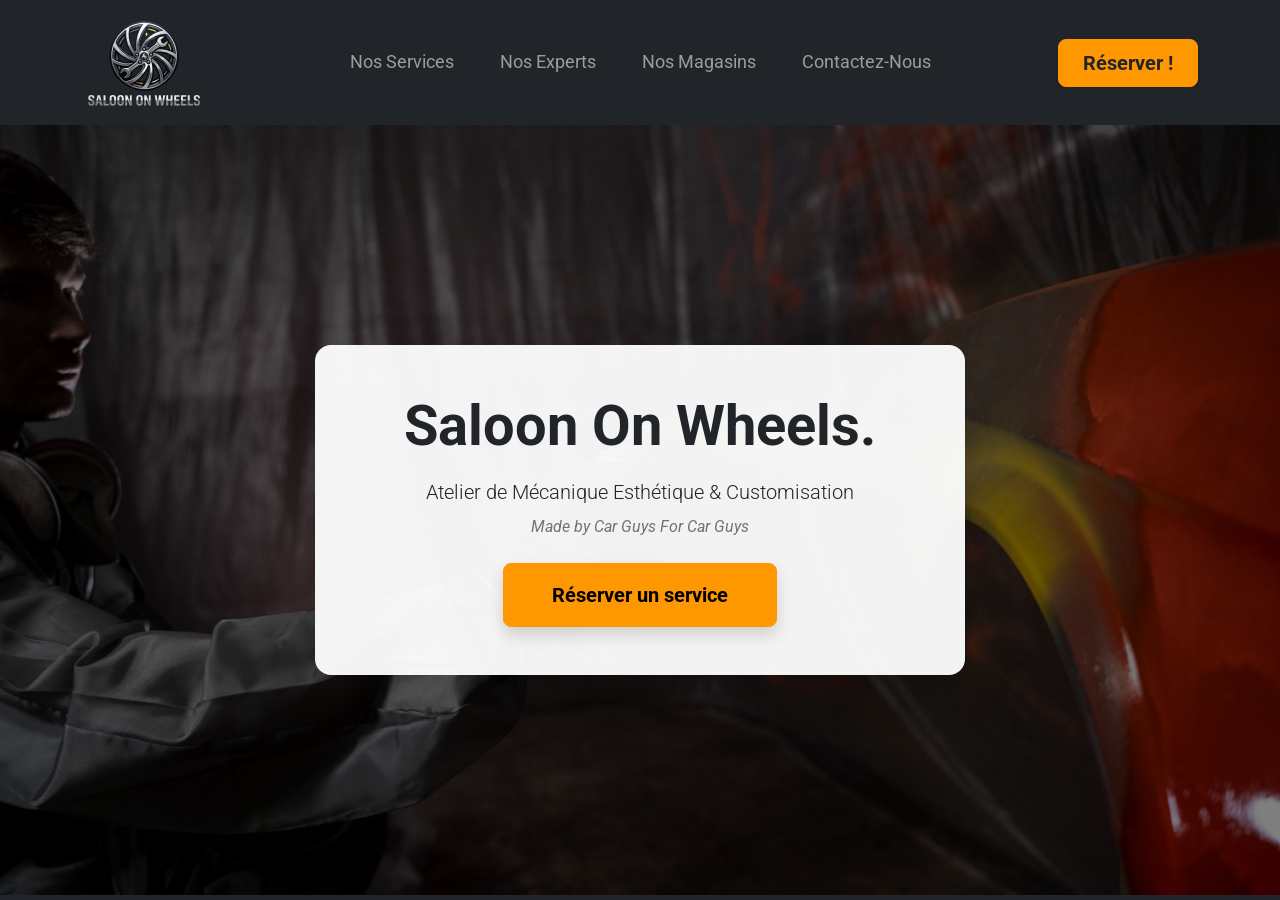
<file: index.html>
<!doctype html>
<html lang="fr">
  <head>
    <meta charset="UTF-8" />
    <meta name="viewport" content="width=device-width, initial-scale=1.0" />
    <title>Saloon On Wheels - Accueil</title>

    <link rel="icon" type="image/png" href="assets/favico.png" />

    <link
      href="https://cdn.jsdelivr.net/npm/bootstrap@5.3.0/dist/css/bootstrap.min.css"
      rel="stylesheet"
    />

    <link
      href="https://fonts.googleapis.com/css2?family=Roboto:wght@400;700&display=swap"
      rel="stylesheet"
    />

    <link rel="stylesheet" href="style.css" />
  </head>
  <body>
    <nav class="navbar navbar-expand-lg navbar-dark bg-dark py-0 sticky-top">
      <div class="container align-items-center">
        <a class="navbar-brand py-0" href="index.html">
          <img
            src="assets/logo.png"
            alt="Saloon On Wheels Logo"
            height="125"
            class="d-inline-block align-middle logo-golden-border"
          />
        </a>

        <button
          class="navbar-toggler"
          type="button"
          data-bs-toggle="collapse"
          data-bs-target="#navbarNav"
        >
          <span class="navbar-toggler-icon"></span>
        </button>

        <div
          class="collapse navbar-collapse justify-content-center"
          id="navbarNav"
        >
          <ul class="navbar-nav">
            <li class="nav-item">
              <a class="nav-link" href="services.html">Nos Services</a>
            </li>
            <li class="nav-item">
              <a class="nav-link" href="experts.html">Nos Experts</a>
            </li>
            <li class="nav-item">
              <a class="nav-link" href="localisation.html">Nos Magasins</a>
            </li>
            <li class="nav-item">
              <a class="nav-link" href="contact.html">Contactez-Nous</a>
            </li>
          </ul>
        </div>

        <a
          href="reservation.html"
          class="btn btn-warning btn-lg fw-bold text-dark px-4 shadow-sm"
          >Réserver !</a
        >
      </div>
    </nav>

    <header
      class="hero-section d-flex align-items-center justify-content-center text-center"
    >
      <div class="hero-content p-5 rounded-4 shadow-lg">
        <h1 class="display-4 fw-bold mb-3 text-dark">Saloon On Wheels.</h1>
        <p class="lead mb-2 text-dark">
          Atelier de Mécanique Esthétique & Customisation
        </p>
        <p class="fst-italic text-secondary mb-4">
          Made by Car Guys For Car Guys
        </p>
        <a
          href="reservation.html"
          class="btn btn-warning btn-lg fw-bold px-5 py-3 shadow"
          >Réserver un service</a
        >
      </div>
    </header>

    <script src="https://cdn.jsdelivr.net/npm/bootstrap@5.3.0/dist/js/bootstrap.bundle.min.js"></script>
  </body>
</html>
</file>
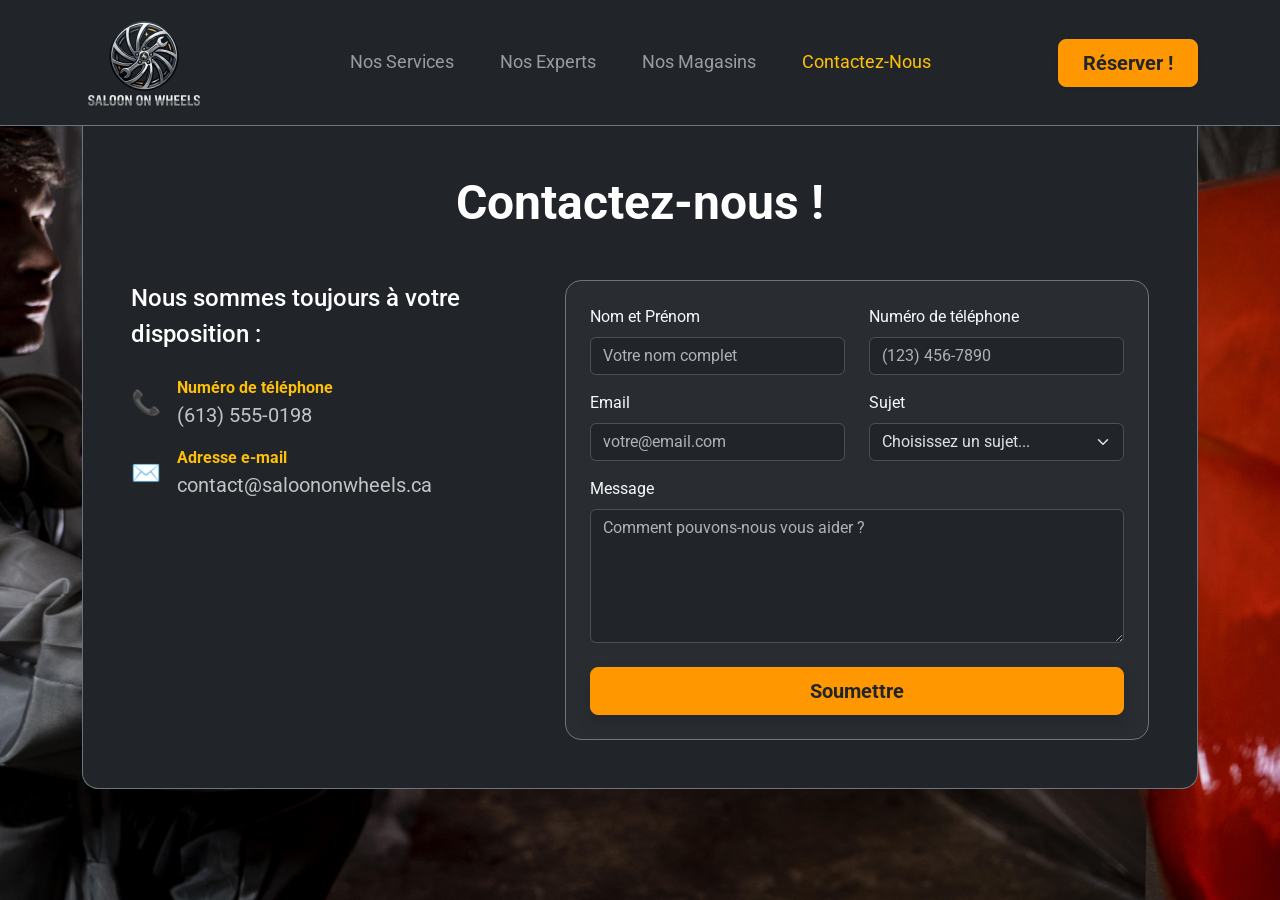
<file: contact.html>
<!doctype html>
<html lang="fr">
  <head>
    <meta charset="UTF-8" />
    <meta name="viewport" content="width=device-width, initial-scale=1.0" />
    <title>Saloon On Wheels - Contactez-Nous</title>

    <link rel="icon" type="image/png" href="assets/favico.png" />
    <link
      href="https://cdn.jsdelivr.net/npm/bootstrap@5.3.0/dist/css/bootstrap.min.css"
      rel="stylesheet"
    />
    <link
      href="https://fonts.googleapis.com/css2?family=Roboto:wght@400;700&display=swap"
      rel="stylesheet"
    />
    <link rel="stylesheet" href="style.css" />
  </head>

  <body class="body-bg-image text-light">
    <nav
      class="navbar navbar-expand-lg navbar-dark bg-dark py-0 border-bottom border-secondary sticky-top"
    >
      <div class="container align-items-center">
        <a class="navbar-brand py-0" href="index.html">
          <img
            src="assets/logo.png"
            alt="Saloon On Wheels Logo"
            height="125"
            class="d-inline-block align-middle logo-golden-border"
          />
        </a>
        <button
          class="navbar-toggler"
          type="button"
          data-bs-toggle="collapse"
          data-bs-target="#navbarNav"
        >
          <span class="navbar-toggler-icon"></span>
        </button>
        <div
          class="collapse navbar-collapse justify-content-center"
          id="navbarNav"
        >
          <ul class="navbar-nav">
            <li class="nav-item">
              <a class="nav-link" href="services.html">Nos Services</a>
            </li>
            <li class="nav-item">
              <a class="nav-link" href="experts.html">Nos Experts</a>
            </li>
            <li class="nav-item">
              <a class="nav-link" href="localisation.html">Nos Magasins</a>
            </li>
            <li class="nav-item">
              <a class="nav-link active text-warning" href="contact.html"
                >Contactez-Nous</a
              >
            </li>
          </ul>
        </div>
        <a
          href="reservation.html"
          class="btn btn-warning btn-lg fw-bold text-dark px-4 shadow-sm"
          >Réserver !</a
        >
      </div>
    </nav>

    <div class="container mb-5">
      <div
        class="bg-dark p-5 rounded-bottom-4 shadow-lg border border-secondary border-top-0"
        data-bs-theme="dark"
      >
        <h2 class="text-center fw-bold mb-5 display-5 text-white">
          Contactez-nous !
        </h2>
        <div class="row">
          <div class="col-lg-5 mb-5 mb-lg-0 pe-lg-5">
            <h4 class="text-white mb-4 lh-base">
              Nous sommes toujours à votre disposition :
            </h4>
            <div class="d-flex flex-column gap-3 mt-4">
              <div class="d-flex align-items-center">
                <span class="fs-4 me-3">📞</span>
                <div>
                  <p class="text-warning mb-0 fw-bold">Numéro de téléphone</p>
                  <p class="fs-5 mb-0 text-light opacity-75">(613) 555-0198</p>
                </div>
              </div>

              <div class="d-flex align-items-center">
                <span class="fs-4 me-3">✉️</span>
                <div>
                  <p class="text-warning mb-0 fw-bold">Adresse e-mail</p>
                  <p class="fs-5 mb-0">
                    <a
                      href="mailto:contact@saloononwheels.ca"
                      class="text-light opacity-75 text-decoration-none hover-underline"
                      >contact@saloononwheels.ca</a
                    >
                  </p>
                </div>
              </div>
            </div>
          </div>

          <div class="col-lg-7">
            <div
              class="bg-secondary bg-opacity-10 p-4 rounded-4 border border-secondary"
            >
              <form action="#" method="POST">
                <div class="row mb-3">
                  <div class="col-md-6 mb-3 mb-md-0">
                    <label for="nomPrenom" class="form-label text-light"
                      >Nom et Prénom</label
                    >
                    <input
                      type="text"
                      class="form-control"
                      id="nomPrenom"
                      placeholder="Votre nom complet"
                      required
                    />
                  </div>
                  <div class="col-md-6">
                    <label for="telephone" class="form-label text-light"
                      >Numéro de téléphone</label
                    >
                    <input
                      type="tel"
                      class="form-control"
                      id="telephone"
                      placeholder="(123) 456-7890"
                    />
                  </div>
                </div>

                <div class="row mb-3">
                  <div class="col-md-6 mb-3 mb-md-0">
                    <label for="email" class="form-label text-light"
                      >Email</label
                    >
                    <input
                      type="email"
                      class="form-control"
                      id="email"
                      placeholder="votre@email.com"
                      required
                    />
                  </div>
                  <div class="col-md-6">
                    <label for="sujet" class="form-label text-light"
                      >Sujet</label
                    >
                    <select class="form-select" id="sujet">
                      <option value="" selected disabled>
                        Choisissez un sujet...
                      </option>
                      <option value="devis">Demande de devis</option>
                      <option value="question">Question sur un service</option>
                      <option value="suivi">Suivi de réservation</option>
                      <option value="autre">Autre</option>
                    </select>
                  </div>
                </div>

                <div class="mb-4">
                  <label for="message" class="form-label text-light"
                    >Message</label
                  >
                  <textarea
                    class="form-control"
                    id="message"
                    rows="5"
                    placeholder="Comment pouvons-nous vous aider ?"
                    required
                  ></textarea>
                </div>

                <div class="d-grid">
                  <button
                    type="submit"
                    class="btn btn-warning btn-lg fw-bold text-dark shadow"
                  >
                    Soumettre
                  </button>
                </div>
              </form>
            </div>
          </div>
        </div>
      </div>
    </div>

    <script src="https://cdn.jsdelivr.net/npm/bootstrap@5.3.0/dist/js/bootstrap.bundle.min.js"></script>
  </body>
</html>
</file>
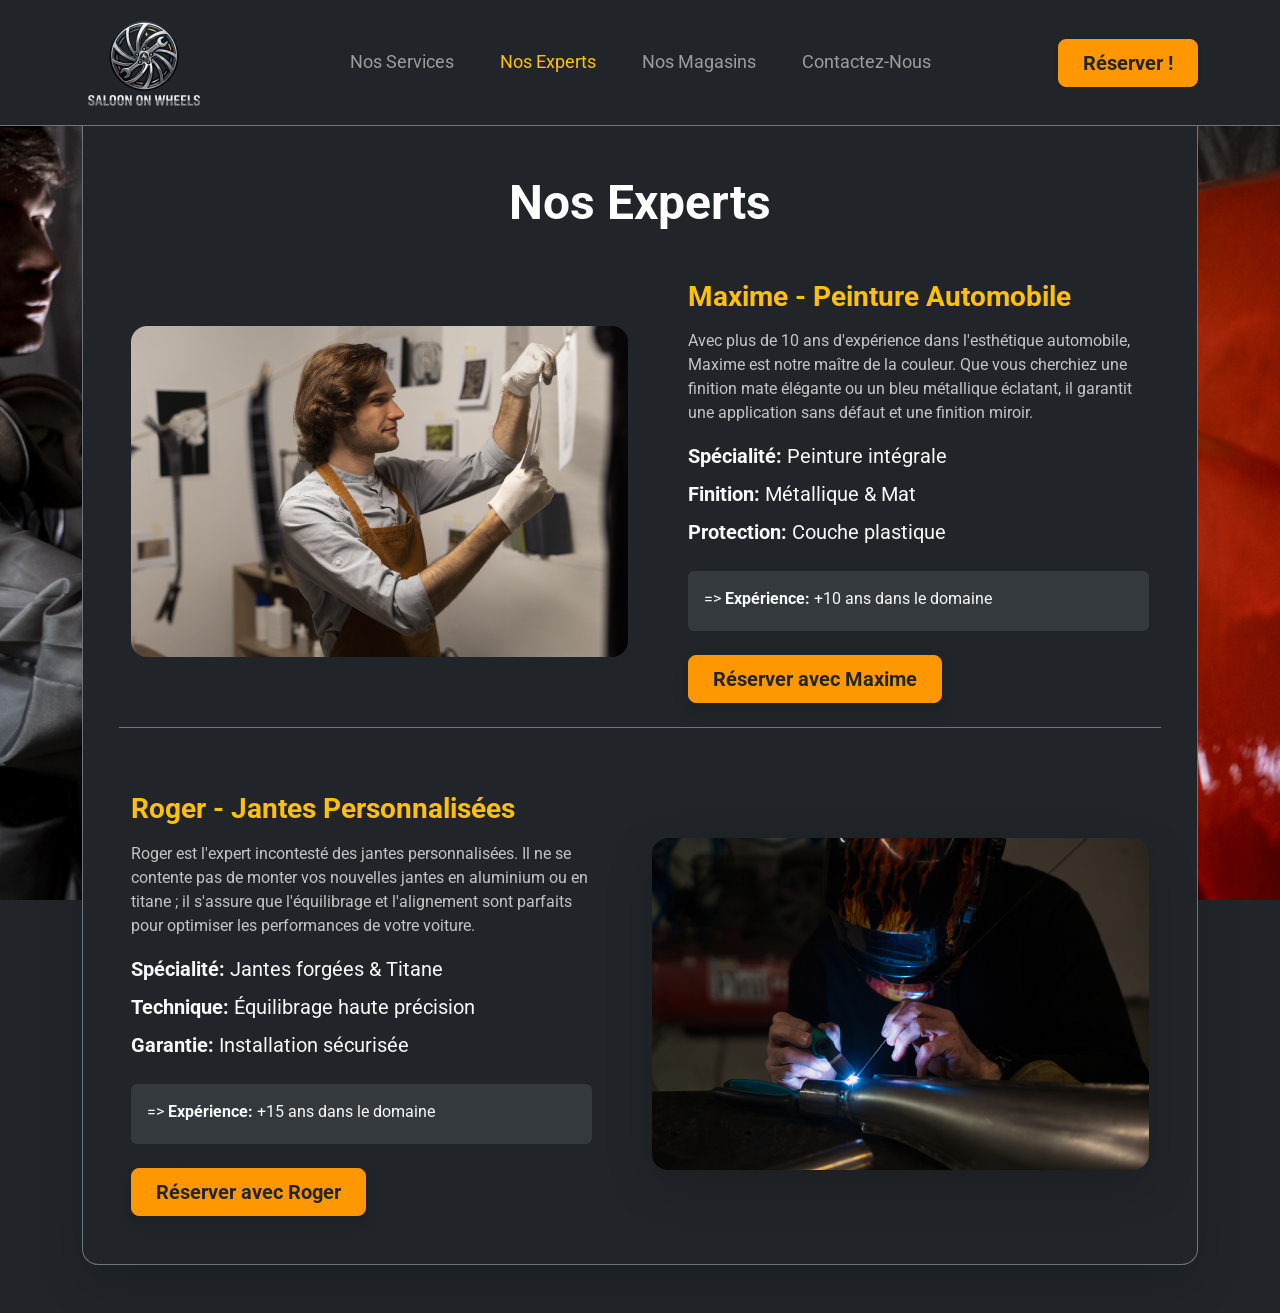
<file: experts.html>
<!doctype html>
<html lang="fr">
  <head>
    <meta charset="UTF-8" />
    <meta name="viewport" content="width=device-width, initial-scale=1.0" />
    <title>Saloon On Wheels - Nos Experts</title>

    <link rel="icon" type="image/png" href="assets/favico.png" />
    <link
      href="https://cdn.jsdelivr.net/npm/bootstrap@5.3.0/dist/css/bootstrap.min.css"
      rel="stylesheet"
    />
    <link
      href="https://fonts.googleapis.com/css2?family=Roboto:wght@400;700&display=swap"
      rel="stylesheet"
    />
    <link rel="stylesheet" href="style.css" />
  </head>

  <body class="body-bg-image text-light">
    <nav
      class="navbar navbar-expand-lg navbar-dark bg-dark py-0 border-bottom border-secondary sticky-top"
    >
      <div class="container align-items-center">
        <a class="navbar-brand py-0" href="index.html">
          <img
            src="assets/logo.png"
            alt="Saloon On Wheels Logo"
            height="125"
            class="d-inline-block align-middle logo-golden-border"
          />
        </a>
        <button
          class="navbar-toggler"
          type="button"
          data-bs-toggle="collapse"
          data-bs-target="#navbarNav"
        >
          <span class="navbar-toggler-icon"></span>
        </button>
        <div
          class="collapse navbar-collapse justify-content-center"
          id="navbarNav"
        >
          <ul class="navbar-nav">
            <li class="nav-item">
              <a class="nav-link" href="services.html">Nos Services</a>
            </li>
            <li class="nav-item">
              <a class="nav-link active text-warning" href="experts.html"
                >Nos Experts</a
              >
            </li>
            <li class="nav-item">
              <a class="nav-link" href="localisation.html">Nos Magasins</a>
            </li>
            <li class="nav-item">
              <a class="nav-link" href="contact.html">Contactez-Nous</a>
            </li>
          </ul>
        </div>
        <a
          href="reservation.html"
          class="btn btn-warning btn-lg fw-bold text-dark px-4 shadow-sm"
          >Réserver !</a
        >
      </div>
    </nav>

    <div class="container mb-5">
      <div
        class="bg-dark p-5 rounded-bottom-4 shadow-lg border border-secondary border-top-0"
      >
        <h2 class="text-center fw-bold mb-5 display-5 text-white">
          Nos Experts
        </h2>

        <div
          class="row align-items-center mb-5 pb-4 border-bottom border-secondary"
        >
          <div class="col-md-6 mb-4 mb-md-0">
            <img
              src="assets/expert-1.jpg"
              alt="Maxime - Expert en Peinture"
              class="img-fluid rounded-4 service-img"
            />
          </div>

          <div class="col-md-6 ps-md-5">
            <h3 class="fw-bold text-warning mb-3">
              Maxime - Peinture Automobile
            </h3>
            <p class="text-light opacity-75 mb-3">
              Avec plus de 10 ans d'expérience dans l'esthétique automobile,
              Maxime est notre maître de la couleur. Que vous cherchiez une
              finition mate élégante ou un bleu métallique éclatant, il garantit
              une application sans défaut et une finition miroir.
            </p>

            <ul class="list-unstyled mb-4 fs-5">
              <li class="mb-2">
                <strong>Spécialité:</strong> Peinture intégrale
              </li>
              <li class="mb-2"><strong>Finition:</strong> Métallique & Mat</li>
              <li class="mb-2">
                <strong>Protection:</strong> Couche plastique
              </li>
            </ul>

            <div class="bg-secondary bg-opacity-25 p-3 rounded mb-4">
              <p class="mb-1">
                => <strong>Expérience:</strong> +10 ans dans le domaine
              </p>
            </div>

            <a
              href="reservation.html?expert=maxime"
              class="btn btn-warning btn-lg fw-bold text-dark px-4 shadow"
              >Réserver avec Maxime</a
            >
          </div>
        </div>

        <div class="row align-items-center pt-3">
          <div class="col-md-6 pe-md-5 order-2 order-md-1">
            <h3 class="fw-bold text-warning mb-3">
              Roger - Jantes Personnalisées
            </h3>
            <p class="text-light opacity-75 mb-3">
              Roger est l'expert incontesté des jantes personnalisées. Il ne se
              contente pas de monter vos nouvelles jantes en aluminium ou en
              titane ; il s'assure que l'équilibrage et l'alignement sont
              parfaits pour optimiser les performances de votre voiture.
            </p>

            <ul class="list-unstyled mb-4 fs-5">
              <li class="mb-2">
                <strong>Spécialité:</strong> Jantes forgées & Titane
              </li>
              <li class="mb-2">
                <strong>Technique:</strong> Équilibrage haute précision
              </li>
              <li class="mb-2">
                <strong>Garantie:</strong> Installation sécurisée
              </li>
            </ul>

            <div class="bg-secondary bg-opacity-25 p-3 rounded mb-4">
              <p class="mb-1">
                => <strong>Expérience:</strong> +15 ans dans le domaine
              </p>
            </div>

            <a
              href="reservation.html?expert=roger"
              class="btn btn-warning btn-lg fw-bold text-dark px-4 shadow"
              >Réserver avec Roger</a
            >
          </div>

          <div class="col-md-6 mb-4 mb-md-0 order-1 order-md-2">
            <img
              src="assets/expert-2.jpg"
              alt="Roger - Expert en Jantes"
              class="img-fluid rounded-4 shadow-lg service-img"
            />
          </div>
        </div>
      </div>
    </div>

    <script src="https://cdn.jsdelivr.net/npm/bootstrap@5.3.0/dist/js/bootstrap.bundle.min.js"></script>
  </body>
</html>
</file>
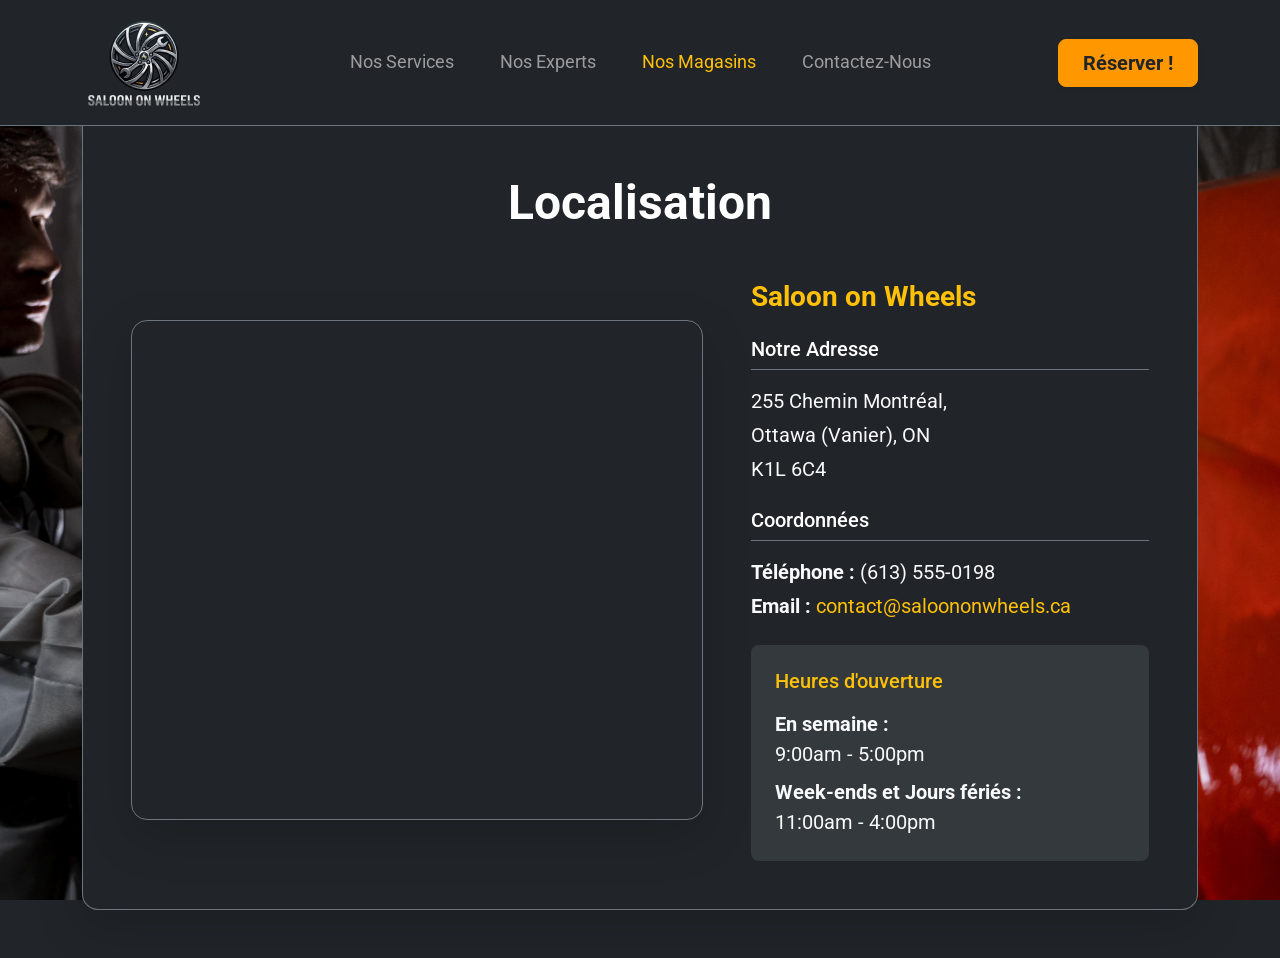
<file: localisation.html>
<!doctype html>
<html lang="fr">
  <head>
    <meta charset="UTF-8" />
    <meta name="viewport" content="width=device-width, initial-scale=1.0" />
    <title>Saloon On Wheels - Nos Magasins</title>

    <link rel="icon" type="image/png" href="assets/favico.png">
    
    <link
      href="https://cdn.jsdelivr.net/npm/bootstrap@5.3.0/dist/css/bootstrap.min.css"
      rel="stylesheet"
    />
    <link
      href="https://fonts.googleapis.com/css2?family=Roboto:wght@400;700&display=swap"
      rel="stylesheet"
    />
    <link rel="stylesheet" href="style.css" />
  </head>

  <body class="body-bg-image text-light">
    <nav
      class="navbar navbar-expand-lg navbar-dark bg-dark py-0 border-bottom border-secondary sticky-top"
    >
      <div class="container align-items-center">
        <a class="navbar-brand py-0" href="index.html">
          <img
            src="assets/logo.png"
            alt="Saloon On Wheels Logo"
            height="125"
            class="d-inline-block align-middle logo-golden-border"
          />
        </a>
        <button
          class="navbar-toggler"
          type="button"
          data-bs-toggle="collapse"
          data-bs-target="#navbarNav"
        >
          <span class="navbar-toggler-icon"></span>
        </button>
        <div
          class="collapse navbar-collapse justify-content-center"
          id="navbarNav"
        >
          <ul class="navbar-nav">
            <li class="nav-item">
              <a class="nav-link" href="services.html">Nos Services</a>
            </li>
            <li class="nav-item">
              <a class="nav-link" href="experts.html">Nos Experts</a>
            </li>
            <li class="nav-item">
              <a class="nav-link active text-warning" href="localisation.html"
                >Nos Magasins</a
              >
            </li>
            <li class="nav-item">
              <a class="nav-link" href="contact.html">Contactez-Nous</a>
            </li>
          </ul>
        </div>
        <a
          href="reservation.html"
          class="btn btn-warning btn-lg fw-bold text-dark px-4 shadow-sm"
          >Réserver !</a
        >
      </div>
    </nav>

    <div class="container mb-5">
      <div
        class="bg-dark p-5 rounded-bottom-4 shadow-lg border border-secondary border-top-0"
      >
        <h2 class="text-center fw-bold mb-5 display-5 text-white">
          Localisation
        </h2>

        <div class="row align-items-center">
          <div class="col-lg-7 mb-5 mb-lg-0 pe-lg-4">
            <div
              class="rounded-4 overflow-hidden shadow-lg border border-secondary"
              style="height: 500px"
            >
              <iframe
                width="100%"
                height="100%"
                frameborder="0"
                scrolling="no"
                marginheight="0"
                marginwidth="0"
                src="https://maps.google.com/maps?q=Montreal%20Rd,%20Vanier,%20Ottawa&t=&z=14&ie=UTF8&iwloc=&output=embed"
              >
              </iframe>
            </div>
          </div>

          <div class="col-lg-5 ps-lg-4">
            <h3 class="fw-bold text-warning mb-4">Saloon on Wheels</h3>

            <div class="mb-4">
              <h5 class="text-white border-bottom border-secondary pb-2 mb-3">
                Notre Adresse
              </h5>
              <p class="fs-5 mb-1">255 Chemin Montréal,</p>
              <p class="fs-5 mb-1">Ottawa (Vanier), ON</p>
              <p class="fs-5 mb-0">K1L 6C4</p>
            </div>

            <div class="mb-4">
              <h5 class="text-white border-bottom border-secondary pb-2 mb-3">
                Coordonnées
              </h5>
              <p class="fs-5 mb-1">
                <strong>Téléphone :</strong> (613) 555-0198
              </p>
              <p class="fs-5 mb-0">
                <strong>Email :</strong>
                <a
                  href="mailto:contact@saloononwheels.ca"
                  class="text-warning text-decoration-none hover-underline"
                  >contact@saloononwheels.ca</a
                >
              </p>
            </div>

            <div class="bg-secondary bg-opacity-25 p-4 rounded-3">
              <h5 class="text-warning mb-3">Heures d'ouverture</h5>
              <p class="fs-5 mb-2">
                <strong>En semaine :</strong> <br />
                9:00am - 5:00pm
              </p>
              <p class="fs-5 mb-0">
                <strong>Week-ends et Jours fériés :</strong> <br />
                11:00am - 4:00pm
              </p>
            </div>
          </div>
        </div>
      </div>
    </div>

    <script src="https://cdn.jsdelivr.net/npm/bootstrap@5.3.0/dist/js/bootstrap.bundle.min.js"></script>
  </body>
</html>
</file>
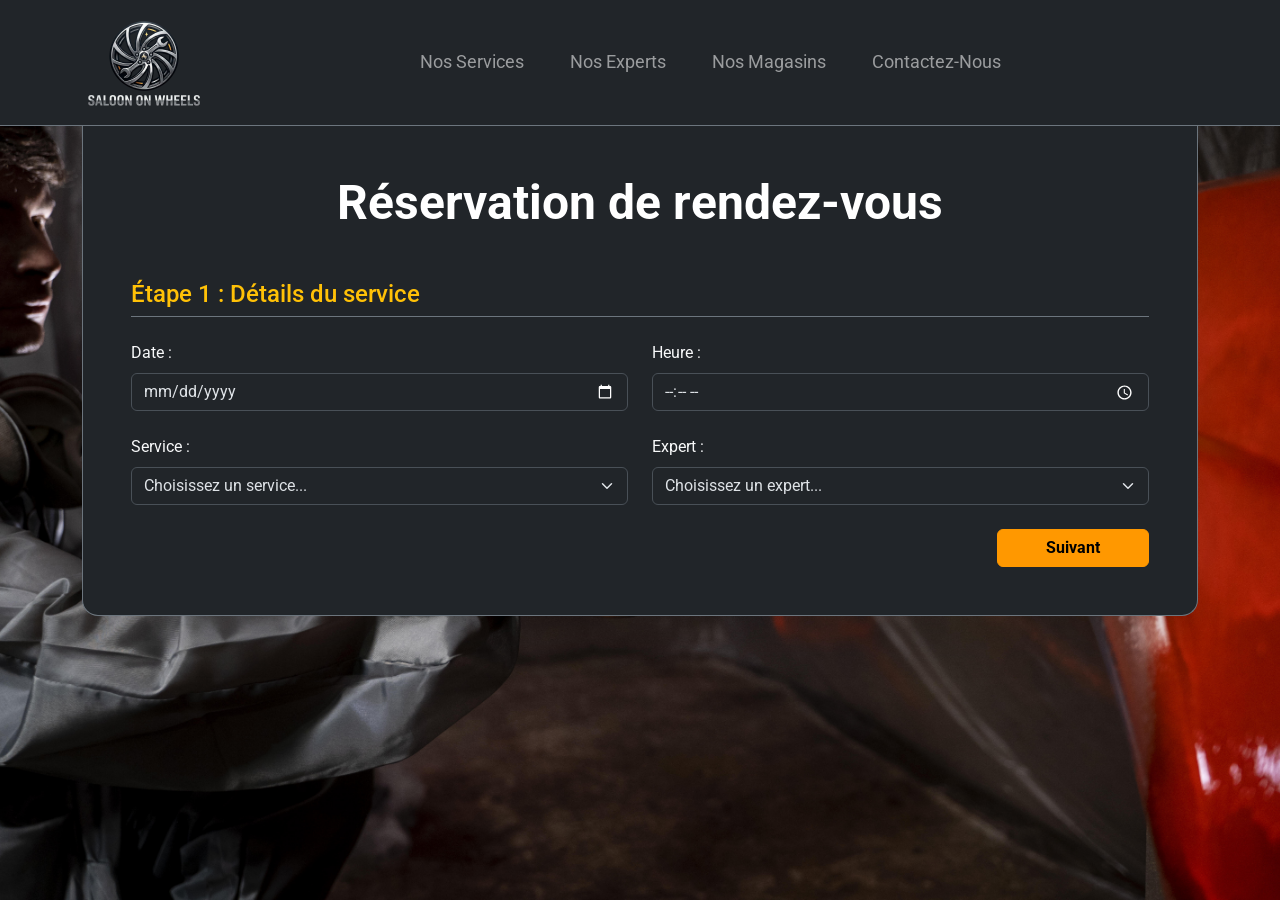
<file: reservation.html>
<!doctype html>
<html lang="fr">
  <head>
    <meta charset="UTF-8" />
    <meta name="viewport" content="width=device-width, initial-scale=1.0" />
    <title>Saloon On Wheels - Réservation</title>

    <link rel="icon" type="image/png" href="assets/favico.png" />
    <link
      href="https://cdn.jsdelivr.net/npm/bootstrap@5.3.0/dist/css/bootstrap.min.css"
      rel="stylesheet"
    />
    <link
      href="https://fonts.googleapis.com/css2?family=Roboto:wght@400;700&display=swap"
      rel="stylesheet"
    />
    <link rel="stylesheet" href="style.css" />
  </head>

  <body class="body-bg-image text-light">
    <nav
      class="navbar navbar-expand-lg navbar-dark bg-dark py-0 border-bottom border-secondary sticky-top"
    >
      <div class="container align-items-center">
        <a class="navbar-brand py-0" href="index.html">
          <img
            src="assets/logo.png"
            alt="Saloon On Wheels Logo"
            height="125"
            class="d-inline-block align-middle logo-golden-border"
          />
        </a>
        <button
          class="navbar-toggler"
          type="button"
          data-bs-toggle="collapse"
          data-bs-target="#navbarNav"
        >
          <span class="navbar-toggler-icon"></span>
        </button>
        <div
          class="collapse navbar-collapse justify-content-center"
          id="navbarNav"
        >
          <ul class="navbar-nav">
            <li class="nav-item">
              <a class="nav-link" href="services.html">Nos Services</a>
            </li>
            <li class="nav-item">
              <a class="nav-link" href="experts.html">Nos Experts</a>
            </li>
            <li class="nav-item">
              <a class="nav-link" href="localisation.html">Nos Magasins</a>
            </li>
            <li class="nav-item">
              <a class="nav-link" href="contact.html">Contactez-Nous</a>
            </li>
          </ul>
        </div>
      </div>
    </nav>

    <div class="container mb-5">
      <div
        class="bg-dark p-5 rounded-bottom-4 shadow-lg border border-secondary border-top-0"
        data-bs-theme="dark"
      >
        <h2 class="text-center fw-bold mb-5 display-5 text-white">
          Réservation de rendez-vous
        </h2>

        <form id="reservationForm">
          <div id="step1">
            <h4 class="text-warning border-bottom border-secondary pb-2 mb-4">
              Étape 1 : Détails du service
            </h4>

            <div class="row mb-4">
              <div class="col-md-6 mb-3 mb-md-0">
                <label for="date" class="form-label">Date :</label>
                <input type="date" class="form-control" id="date" required />
              </div>
              <div class="col-md-6">
                <label for="heure" class="form-label">Heure :</label>
                <input type="time" class="form-control" id="heure" required />
              </div>
            </div>

            <div class="row mb-4">
              <div class="col-md-6 mb-3 mb-md-0">
                <label for="service" class="form-label">Service :</label>
                <select class="form-select" id="service" required>
                  <option value="" selected disabled>
                    Choisissez un service...
                  </option>
                  <option value="Peinture de voiture">
                    Peinture de voiture
                  </option>
                  <option value="Jantes Personnalisées">
                    Jantes Personnalisées
                  </option>
                  <option value="Pack Complet (Peinture + Jantes)">
                    Pack Complet (Peinture + Jantes)
                  </option>
                </select>
              </div>
              <div class="col-md-6">
                <label for="expert" class="form-label">Expert :</label>
                <select class="form-select" id="expert" required>
                  <option value="" selected disabled>
                    Choisissez un expert...
                  </option>
                  <option value="Maxime">Maxime (Peinture)</option>
                  <option value="Roger">Roger (Jantes)</option>
                  <option value="Aucune préférence">Aucune préférence</option>
                </select>
              </div>
            </div>

            <div class="text-end mt-4">
              <button
                type="button"
                class="btn btn-warning fw-bold px-5"
                onclick="goToStep2()"
              >
                Suivant
              </button>
            </div>
          </div>

          <div id="step2" class="d-none">
            <h4 class="text-warning border-bottom border-secondary pb-2 mb-4">
              Étape 2 : Vos informations
            </h4>

            <div class="row mb-3">
              <div class="col-md-6 mb-3 mb-md-0">
                <label for="prenom" class="form-label">Prénom :</label>
                <input type="text" class="form-control" id="prenom" required />
              </div>
              <div class="col-md-6">
                <label for="nom" class="form-label">Nom de famille :</label>
                <input type="text" class="form-control" id="nom" required />
              </div>
            </div>

            <div class="mb-3">
              <label for="email" class="form-label">Adresse email :</label>
              <input type="email" class="form-control" id="email" required />
            </div>

            <div class="row mb-4">
              <div class="col-md-4 mb-3 mb-md-0">
                <label for="marque" class="form-label"
                  >Marque du véhicule :</label
                >
                <input
                  type="text"
                  class="form-control"
                  id="marque"
                  placeholder="ex: Hyundai"
                  required
                />
              </div>
              <div class="col-md-4 mb-3 mb-md-0">
                <label for="modele" class="form-label"
                  >Modèle du véhicule :</label
                >
                <input
                  type="text"
                  class="form-control"
                  id="modele"
                  placeholder="ex: Accent"
                  required
                />
              </div>
              <div class="col-md-4">
                <label for="annee" class="form-label">Année :</label>
                <input
                  type="number"
                  class="form-control"
                  id="annee"
                  placeholder="ex: 2013"
                  required
                />
              </div>
            </div>

            <div class="d-flex justify-content-between mt-5">
              <button
                type="button"
                class="btn btn-outline-light fw-bold px-4"
                onclick="goToStep1()"
              >
                Précédent
              </button>
              <button
                type="submit"
                class="btn btn-warning fw-bold px-5 text-dark shadow"
              >
                Confirmer la réservation
              </button>
            </div>
          </div>
        </form>

        <div id="step3" class="d-none text-center">
          <h3 class="text-success fw-bold mb-3">Réservation confirmée !</h3>
          <p class="fs-5 mb-4">
            Votre requête de réservation a été reçue. Vous allez recevoir un
            email de confirmation sous peu.
          </p>

          <div
            class="bg-secondary bg-opacity-25 p-4 rounded-3 text-start d-inline-block mx-auto border border-secondary"
          >
            <h5 class="text-warning mb-3">Détails de la réservation :</h5>
            <p>
              <strong>Numéro de réservation :</strong>
              <span id="conf-num" class="text-light"></span>
            </p>
            <p>
              <strong>Service :</strong>
              <span id="conf-service" class="text-light"></span>
            </p>
            <p>
              <strong>Expert :</strong>
              <span id="conf-expert" class="text-light"></span>
            </p>
            <p>
              <strong>Date & Heure :</strong>
              <span id="conf-date" class="text-light"></span> à
              <span id="conf-heure" class="text-light"></span>
            </p>
            <p class="mb-0">
              <strong>Véhicule :</strong>
              <span id="conf-vehicule" class="text-light"></span>
            </p>
          </div>

          <div class="mt-5">
            <a href="index.html" class="btn btn-outline-warning"
              >Retour à l'accueil</a
            >
          </div>
        </div>
      </div>
    </div>

    <script src="https://cdn.jsdelivr.net/npm/bootstrap@5.3.0/dist/js/bootstrap.bundle.min.js"></script>

    <script>
      // Limite la selection uniquement aux dates futures
      const dateInput = document.getElementById("date");
      const today = new Date().toISOString().split("T")[0];
      dateInput.setAttribute("min", today);

      // Lecture des parametres de l'url pour pre remplir le formulaire
      const urlParams = new URLSearchParams(window.location.search);
      if (urlParams.get("service") === "peinture")
        document.getElementById("service").value = "Peinture de voiture";
      if (urlParams.get("service") === "jantes")
        document.getElementById("service").value = "Jantes Personnalisées";
      if (urlParams.get("expert") === "maxime")
        document.getElementById("expert").value = "Maxime";
      if (urlParams.get("expert") === "roger")
        document.getElementById("expert").value = "Roger";

      // Gere les etapes du formulaire
      const step1 = document.getElementById("step1");
      const step2 = document.getElementById("step2");
      const step3 = document.getElementById("step3");

      function goToStep2() {
        // Validateurs pour les champs de l'etape 1
        const date = document.getElementById("date").value;
        const heure = document.getElementById("heure").value;
        const service = document.getElementById("service").value;
        const expert = document.getElementById("expert").value;

        if (date && heure && service && expert) {
          step1.classList.add("d-none");
          step2.classList.remove("d-none");
        } else {
          alert("Veuillez remplir tous les champs de l'étape 1.");
        }
      }

      function goToStep1() {
        step2.classList.add("d-none");
        step1.classList.remove("d-none");
      }

      // Gestion de la soumission finale du formulaire
      document
        .getElementById("reservationForm")
        .addEventListener("submit", function (e) {
          e.preventDefault(); // Empeche le fonctionement de base d'un formulaire html

          // Genere un numero aleatoire pour la reservation
          const numRes = "#" + Math.floor(Math.random() * 90000 + 10000);

          // Recupere les valeurs des champs
          const annee = document.getElementById("annee").value;
          const marque = document.getElementById("marque").value;
          const modele = document.getElementById("modele").value;

          // Remplis les details de la confirmation de reservation du client
          document.getElementById("conf-num").innerText = numRes;
          document.getElementById("conf-service").innerText =
            document.getElementById("service").value;
          document.getElementById("conf-expert").innerText =
            document.getElementById("expert").value;
          document.getElementById("conf-date").innerText =
            document.getElementById("date").value;
          document.getElementById("conf-heure").innerText =
            document.getElementById("heure").value;
          document.getElementById("conf-vehicule").innerText =
            `${annee} ${marque} ${modele}`;

          // Affiche la confirmation de la reservation
          step2.classList.add("d-none");
          step3.classList.remove("d-none");
        });
    </script>
  </body>
</html>
</file>
<file: style.css>
body {
    font-family: 'Roboto', sans-serif;
    background-color: #212529; 
    margin: 0;
    padding: 0;
}

.hero-section {
    background-image: url('assets/background1.jpg'); 
    background-size: cover;
    background-position: center;
    
    height: calc(100vh - 130px); 
    position: relative;
}

.hero-section::before {
    content: '';
    position: absolute;
    top: 0;
    left: 0;
    width: 100%;
    height: 100%;
    background: rgba(0, 0, 0, 0.5); 
    z-index: 1;
}

.hero-content {
    background-color: rgba(255, 255, 255, 0.95);
    z-index: 2; 
    max-width: 650px;
    width: 90%;
}


.btn-warning {
    background-color: #ff9800;
    border-color: #ff9800;
    transition: all 0.3s ease;
}

.btn-warning:hover {
    background-color: #e68a00;
    border-color: #e68a00;
    transform: scale(1.05); 
}

.nav-link {
    font-size: 1.1rem;
    margin: 0 15px;
    transition: color 0.2s ease;
}

.nav-link:hover {
    color: #ff9800 !important; 
}

.hover-underline:hover {
    text-decoration: underline !important;
}

.logo-golden-border:hover {
    transform: scale(1.05); 
    box-shadow: 0 0 20px #212529; 
}

.body-bg-image {
    background-image: url('assets/background1.jpg');
    background-size: cover;
    background-position: center;
    background-attachment: fixed; 
}
</file>
